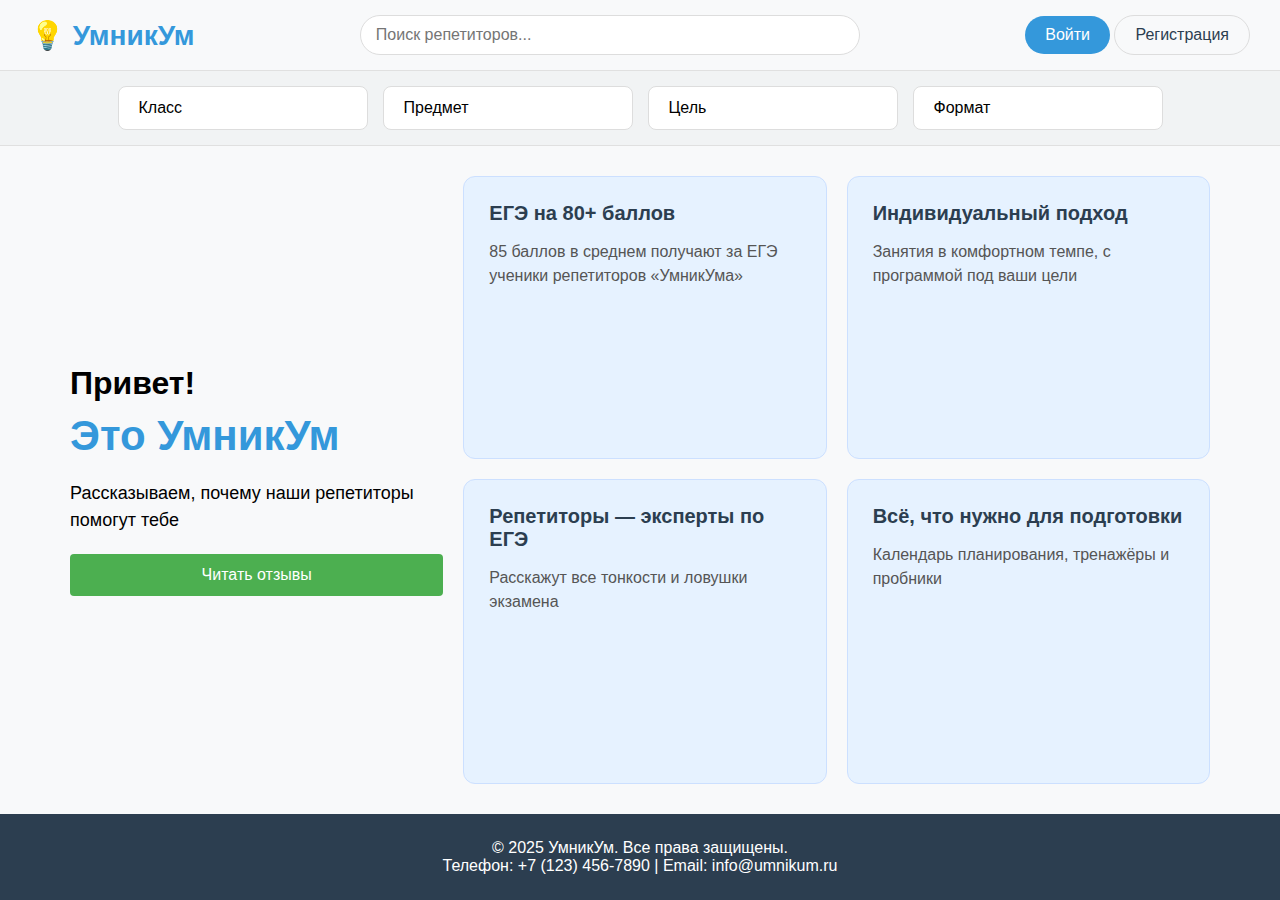
<file: index.html>
<!DOCTYPE html>
<html lang="ru">
<head>
    <script>
  if ('serviceWorker' in navigator) {
    window.addEventListener('load', () => {
      navigator.serviceWorker.register('/service-worker.js');
    });
  }
</script>
    <link rel="manifest" href="manifest.json">

    <meta charset="UTF-8">
    <meta name="viewport" content="width=device-width, initial-scale=1.0">
    <title>УмникУм - Поиск репетиторов</title>
    <link rel="stylesheet" href="style.css">
</head>
<body>
    <div class="top-header">
        <a href="index.html" class="logo">💡 УмникУм</a>
        <div class="search-box">
            <input type="text" placeholder="Поиск репетиторов...">
        </div>
        <div class="auth-buttons">
            <button class="login-btn" onclick="window.location.href='login.html'">Войти</button>
            <button class="register-btn" onclick="window.location.href='register_student.html'">Регистрация</button>
        </div>
    </div>
    
    <div class="filters-container">
        <div class="filters">
            <div class="filter-dropdown">
                <button class="filter-btn">Класс</button>
                <div class="dropdown-content">
                    <a href="teachers.html">1-4 класс</a>
                    <a href="teachers.html">5-9 класс</a>
                    <a href="teachers.html">10-11 класс</a>
                    <a href="teachers.html">Студент</a>
                </div>
            </div>
            <div class="filter-dropdown">
                <button class="filter-btn">Предмет</button>
                <div class="dropdown-content">
                    <a href="teachers.html">Математика</a>
                    <a href="teachers.html">Русский язык</a>
                    <a href="teachers.html">Физика</a>
                    <a href="teachers.html">Химия</a>
                </div>
            </div>
            <div class="filter-dropdown">
                <button class="filter-btn">Цель</button>
                <div class="dropdown-content">
                    <a href="teachers.html">Подготовиться к ЕГЭ</a>
                    <a href="teachers.html">Подготовиться к ОГЭ</a>
                    <a href="teachers.html">Улучшить оценки</a>
                </div>
            </div>
            <div class="filter-dropdown">
                <button class="filter-btn">Формат</button>
                <div class="dropdown-content">
                    <a href="teachers.html">Онлайн</a>
                    <a href="teachers.html">Оффлайн</a>
                    <a href="teachers.html">Курсы</a>
                </div>
            </div>
        </div>
    </div>
    
    <div class="index-content">
        <div class="welcome-section">
            <h2>Привет!</h2>
            <h1>Это УмникУм</h1>
            <p>Рассказываем, почему наши репетиторы помогут тебе</p>
            <button class="reviews-btn" onclick="window.location.href='reviews.html'">Читать отзывы</button>
        </div>
        
        <div class="features-grid">
            <div class="feature-card">
                <h3>ЕГЭ на 80+ баллов</h3>
                <p>85 баллов в среднем получают за ЕГЭ ученики репетиторов «УмникУма»</p>
            </div>
            <div class="feature-card">
                <h3>Индивидуальный подход</h3>
                <p>Занятия в комфортном темпе, с программой под ваши цели</p>
            </div>
            <div class="feature-card">
                <h3>Репетиторы — эксперты по ЕГЭ</h3>
                <p>Расскажут все тонкости и ловушки экзамена</p>
            </div>
            <div class="feature-card">
                <h3>Всё, что нужно для подготовки</h3>
                <p>Календарь планирования, тренажёры и пробники</p>
            </div>
        </div>
    </div>
    
    <footer>
        <p>© 2025 УмникУм. Все права защищены.</p>
        <p>Телефон: +7 (123) 456-7890 | Email: info@umnikum.ru</p>
    </footer>
</body>
</html>
</file>
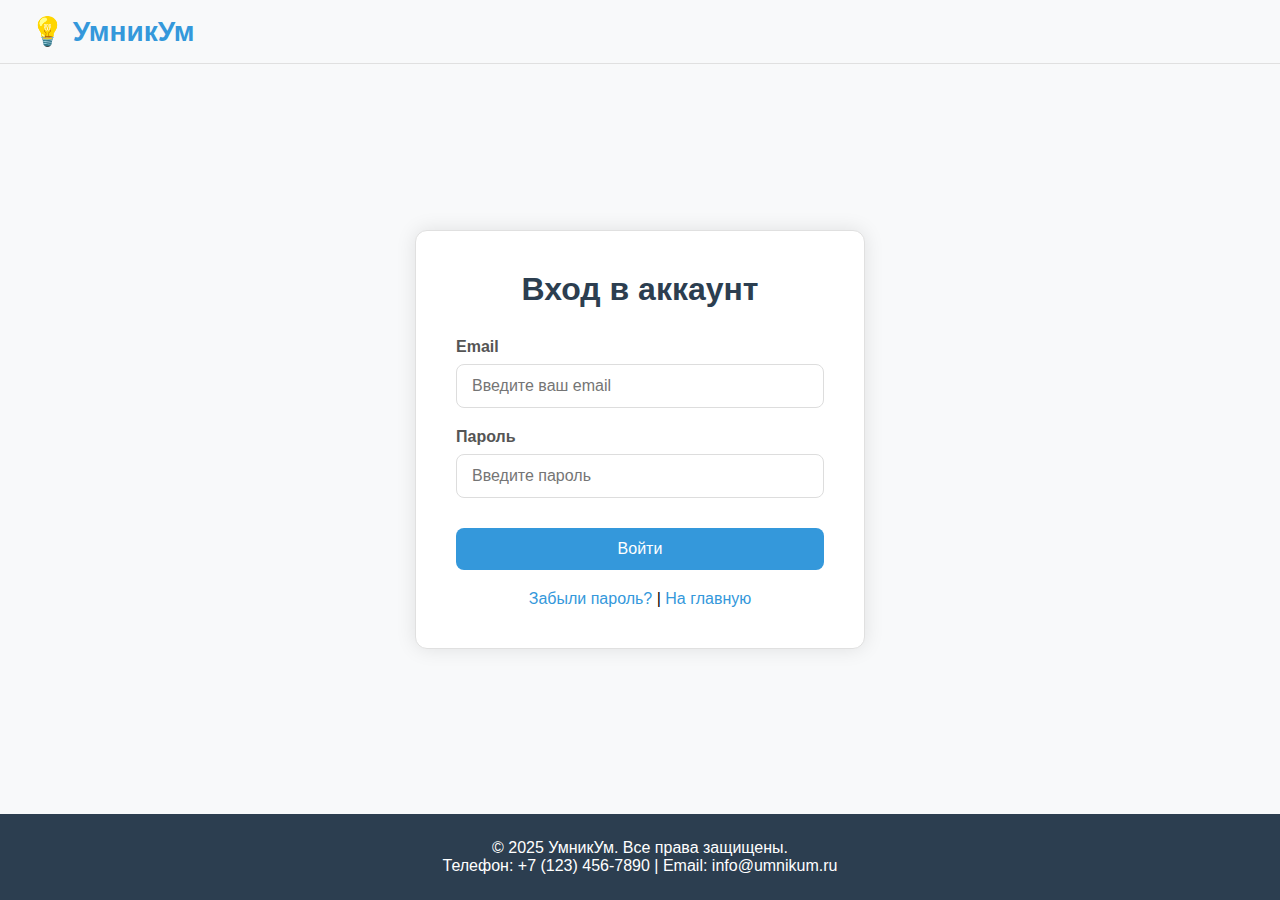
<file: login.html>
<!DOCTYPE html>
<html lang="ru">
<head>
    <link rel="manifest" href="manifest.json">

    <meta charset="UTF-8">
    <meta name="viewport" content="width=device-width, initial-scale=1.0">
    <title>УмникУм - Вход</title>
    <link rel="stylesheet" href="style.css">
</head>
<body>
    <div class="top-header">
        <a href="index.html" class="logo">💡 УмникУм</a>
    </div>
    
    <div class="login-container">
        <div class="login-box">
            <h1>Вход в аккаунт</h1>
            
            <div class="form-group">
                <label for="email">Email</label>
                <input type="email" id="email" placeholder="Введите ваш email">
            </div>
            
            <div class="form-group">
                <label for="password">Пароль</label>
                <input type="password" id="password" placeholder="Введите пароль">
            </div>
            
            <button class="login-submit">Войти</button>
            
            <div class="login-links">
                <a href="#">Забыли пароль?</a>
                <span> | </span>
                <a href="index.html">На главную</a>
            </div>
        </div>
    </div>
    
    <footer>
        <p>© 2025 УмникУм. Все права защищены.</p>
        <p>Телефон: +7 (123) 456-7890 | Email: info@umnikum.ru</p>
    </footer>
</body>
</html>
</file>
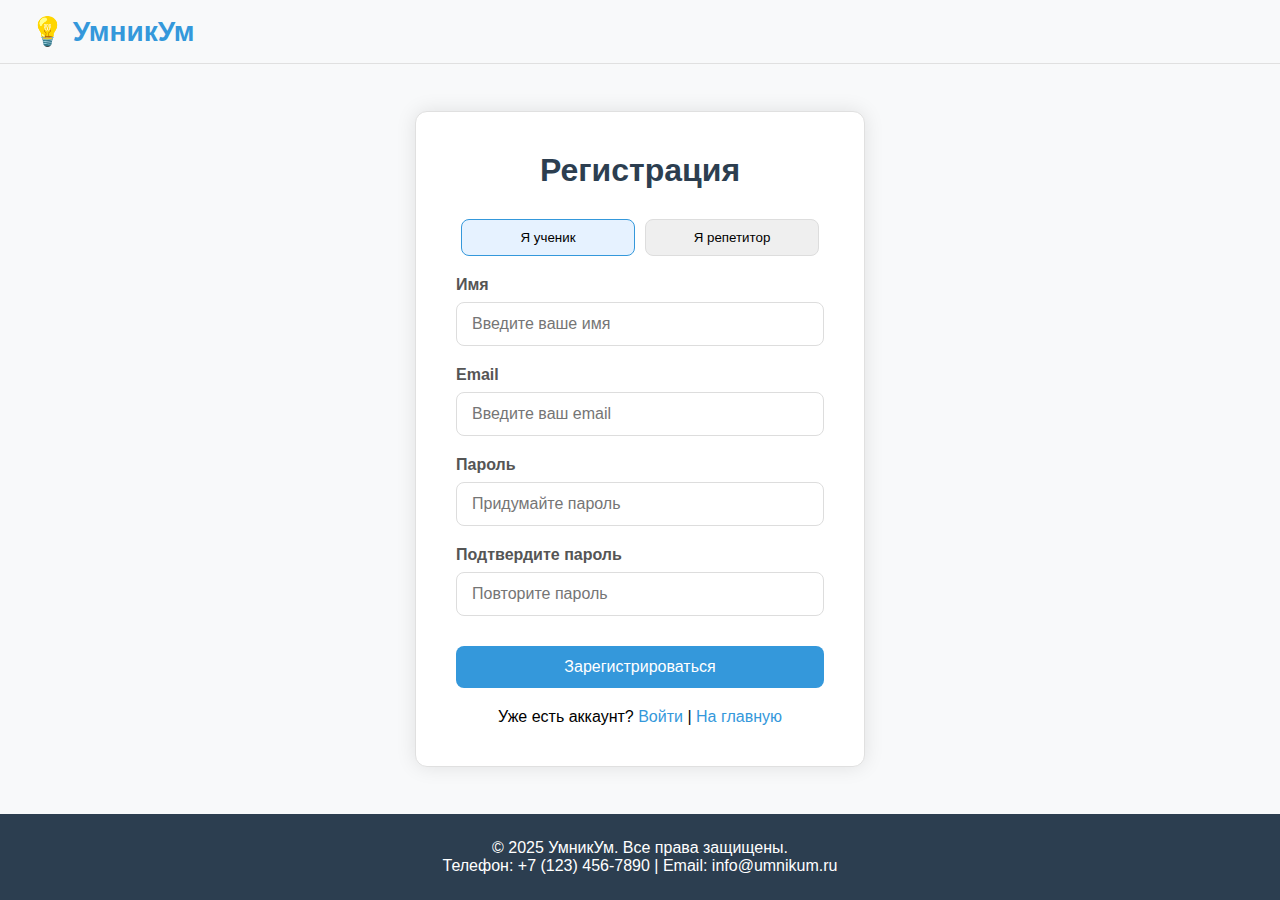
<file: register_student.html>
<!DOCTYPE html>
<html lang="ru">
<head>
    <link rel="manifest" href="manifest.json">

    <meta charset="UTF-8">
    <meta name="viewport" content="width=device-width, initial-scale=1.0">
    <title>УмникУм - Регистрация</title>
    <link rel="stylesheet" href="style.css">
</head>
<body>
    <div class="top-header">
        <a href="index.html" class="logo">💡 УмникУм</a>
    </div>
    
    <div class="register-container">
        <div class="register-box">
            <h1>Регистрация</h1>
            
            <div class="user-type">
                <button class="user-type-option active">Я ученик</button>
                <button class="user-type-option" onclick="window.location.href='register_teacher.html'">Я репетитор</button>
            </div>
            
            <div class="form-group">
                <label for="name">Имя</label>
                <input type="text" id="name" placeholder="Введите ваше имя">
            </div>
            
            <div class="form-group">
                <label for="email">Email</label>
                <input type="email" id="email" placeholder="Введите ваш email">
            </div>
            
            <div class="form-group">
                <label for="password">Пароль</label>
                <input type="password" id="password" placeholder="Придумайте пароль">
            </div>
            
            <div class="form-group">
                <label for="confirm-password">Подтвердите пароль</label>
                <input type="password" id="confirm-password" placeholder="Повторите пароль">
            </div>
            
            <button class="register-submit">Зарегистрироваться</button>
            
            <div class="register-links">
                Уже есть аккаунт? <a href="login.html">Войти</a>
                <span> | </span>
                <a href="index.html">На главную</a>
            </div>
        </div>
    </div>
    
    <footer>
        <p>© 2025 УмникУм. Все права защищены.</p>
        <p>Телефон: +7 (123) 456-7890 | Email: info@umnikum.ru</p>
    </footer>
</body>
</html>
</file>
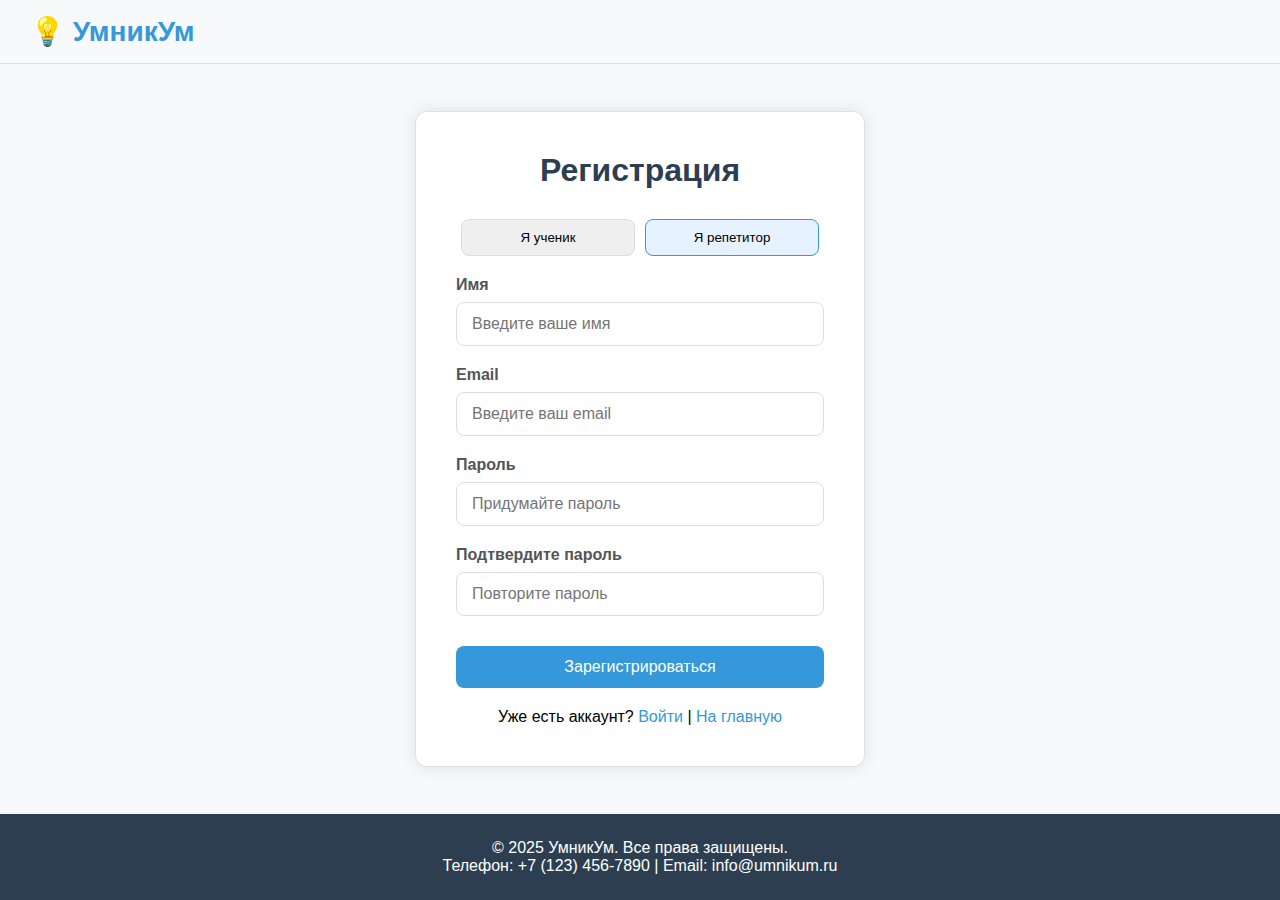
<file: register_teacher.html>
<!DOCTYPE html>
<html lang="ru">
<head>
    <link rel="manifest" href="manifest.json">

    <meta charset="UTF-8">
    <meta name="viewport" content="width=device-width, initial-scale=1.0">
    <title>УмникУм - Регистрация</title>
    <link rel="stylesheet" href="style.css">
</head>
<body>
    <div class="top-header">
        <a href="index.html" class="logo">💡 УмникУм</a>
    </div>
    
    <div class="register-container">
        <div class="register-box">
            <h1>Регистрация</h1>
            
            <div class="user-type">
                <button class="user-type-option" onclick="window.location.href='register_student.html'">Я ученик</button>
                <button class="user-type-option active">Я репетитор</button>
            </div>
            
            <div class="form-group">
                <label for="name">Имя</label>
                <input type="text" id="name" placeholder="Введите ваше имя">
            </div>
            
            <div class="form-group">
                <label for="email">Email</label>
                <input type="email" id="email" placeholder="Введите ваш email">
            </div>
            
            <div class="form-group">
                <label for="password">Пароль</label>
                <input type="password" id="password" placeholder="Придумайте пароль">
            </div>
            
            <div class="form-group">
                <label for="confirm-password">Подтвердите пароль</label>
                <input type="password" id="confirm-password" placeholder="Повторите пароль">
            </div>
            
            <button class="register-submit">Зарегистрироваться</button>
            
            <div class="register-links">
                Уже есть аккаунт? <a href="login.html">Войти</a>
                <span> | </span>
                <a href="index.html">На главную</a>
            </div>
        </div>
    </div>
    
    <footer>
        <p>© 2025 УмникУм. Все права защищены.</p>
        <p>Телефон: +7 (123) 456-7890 | Email: info@umnikum.ru</p>
    </footer>
</body>
</html>
</file>
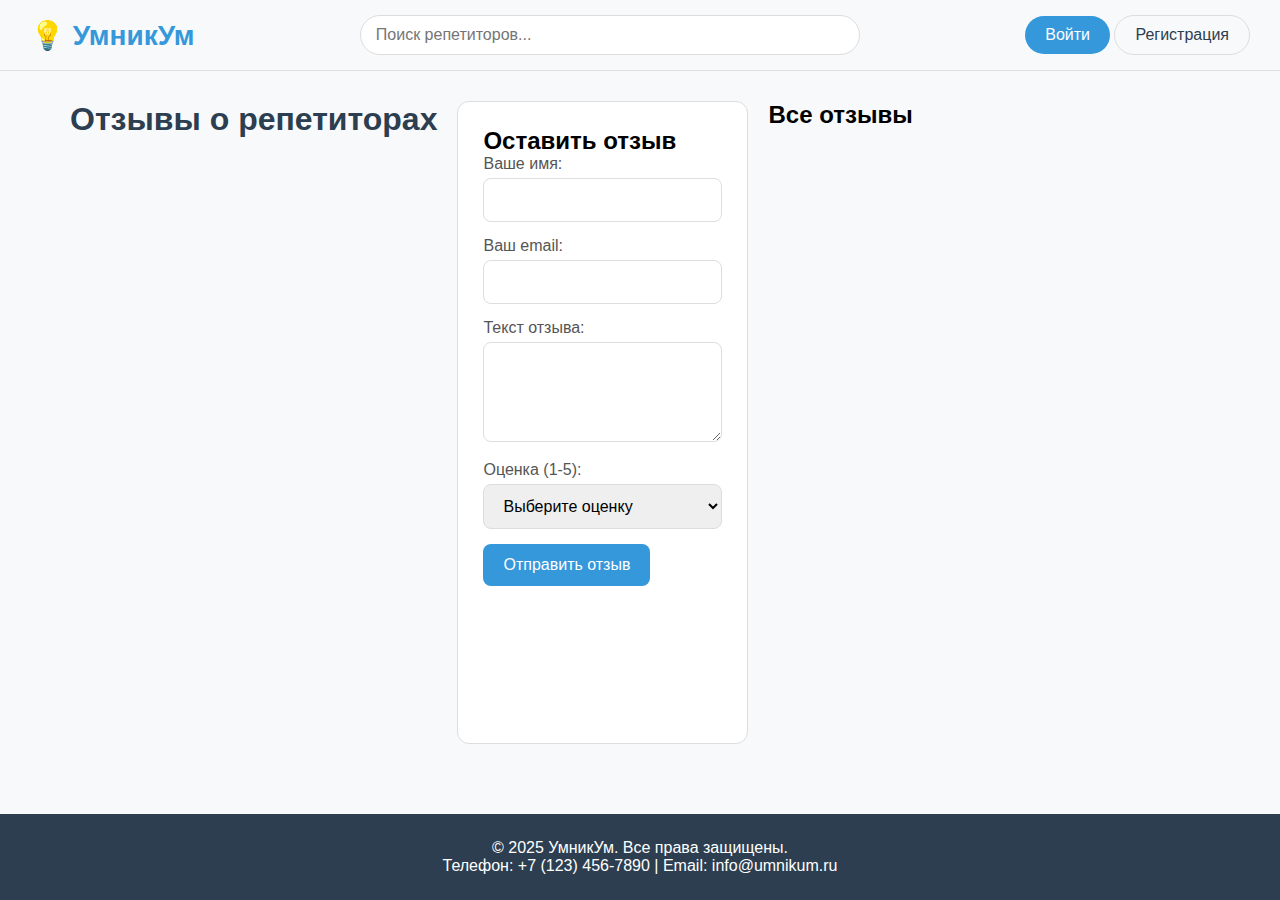
<file: reviews.html>
<!DOCTYPE html>
<html lang="ru">
<head>
    <link rel="manifest" href="manifest.json">

    <meta charset="UTF-8">
    <meta name="viewport" content="width=device-width, initial-scale=1.0">
    <title>УмникУм - Отзывы</title>
    <link rel="stylesheet" href="style.css">
</head>
<body>
    <!-- Шапка -->
    <div class="top-header">
        <a href="index.html" class="logo">💡 УмникУм</a>
        <div class="search-box">
            <input type="text" placeholder="Поиск репетиторов...">
        </div>
        <div class="auth-buttons">
            <button class="login-btn" onclick="window.location.href='login.html'">Войти</button>
            <button class="register-btn" onclick="window.location.href='register_student.html'">Регистрация</button>
        </div>
    </div>
    
    <!-- Основной контент -->
    <div class="index-content">
        <h1 class="page-title">Отзывы о репетиторах</h1>
        
        <!-- Форма для добавления отзыва -->
        <div class="review-form">
            <h2>Оставить отзыв</h2>
            
            <form method="POST">
                <div class="form-group">
                    <label for="name">Ваше имя:</label>
                    <input type="text" id="name" name="name" required value="">
                </div>
                
                <div class="form-group">
                    <label for="email">Ваш email:</label>
                    <input type="email" id="email" name="email" required value="">
                </div>
                
                <div class="form-group">
                    <label for="message">Текст отзыва:</label>
                    <textarea id="message" name="message" required></textarea>
                </div>
                
                <div class="form-group">
                    <label for="rate">Оценка (1-5):</label>
                    <select id="rate" name="rate" required>
                        <option value="">Выберите оценку</option>
                        <option value="5" >5 - Отлично</option>
                        <option value="4" >4 - Хорошо</option>
                        <option value="3" >3 - Удовлетворительно</option>
                        <option value="2" >2 - Плохо</option>
                        <option value="1" >1 - Очень плохо</option>
                    </select>
                </div>
                
                <button type="submit" class="submit-btn">Отправить отзыв</button>
            </form>
        </div>
        
        <!-- Список отзывов -->
        <div class="reviews-container">
            <h2>Все отзывы</h2>
            
        </div>
    </div>
    
    <!-- Подвал -->
    <footer>
        <p>© 2025 УмникУм. Все права защищены.</p>
        <p>Телефон: +7 (123) 456-7890 | Email: info@umnikum.ru</p>
    </footer>

</body>
</html>
</file>
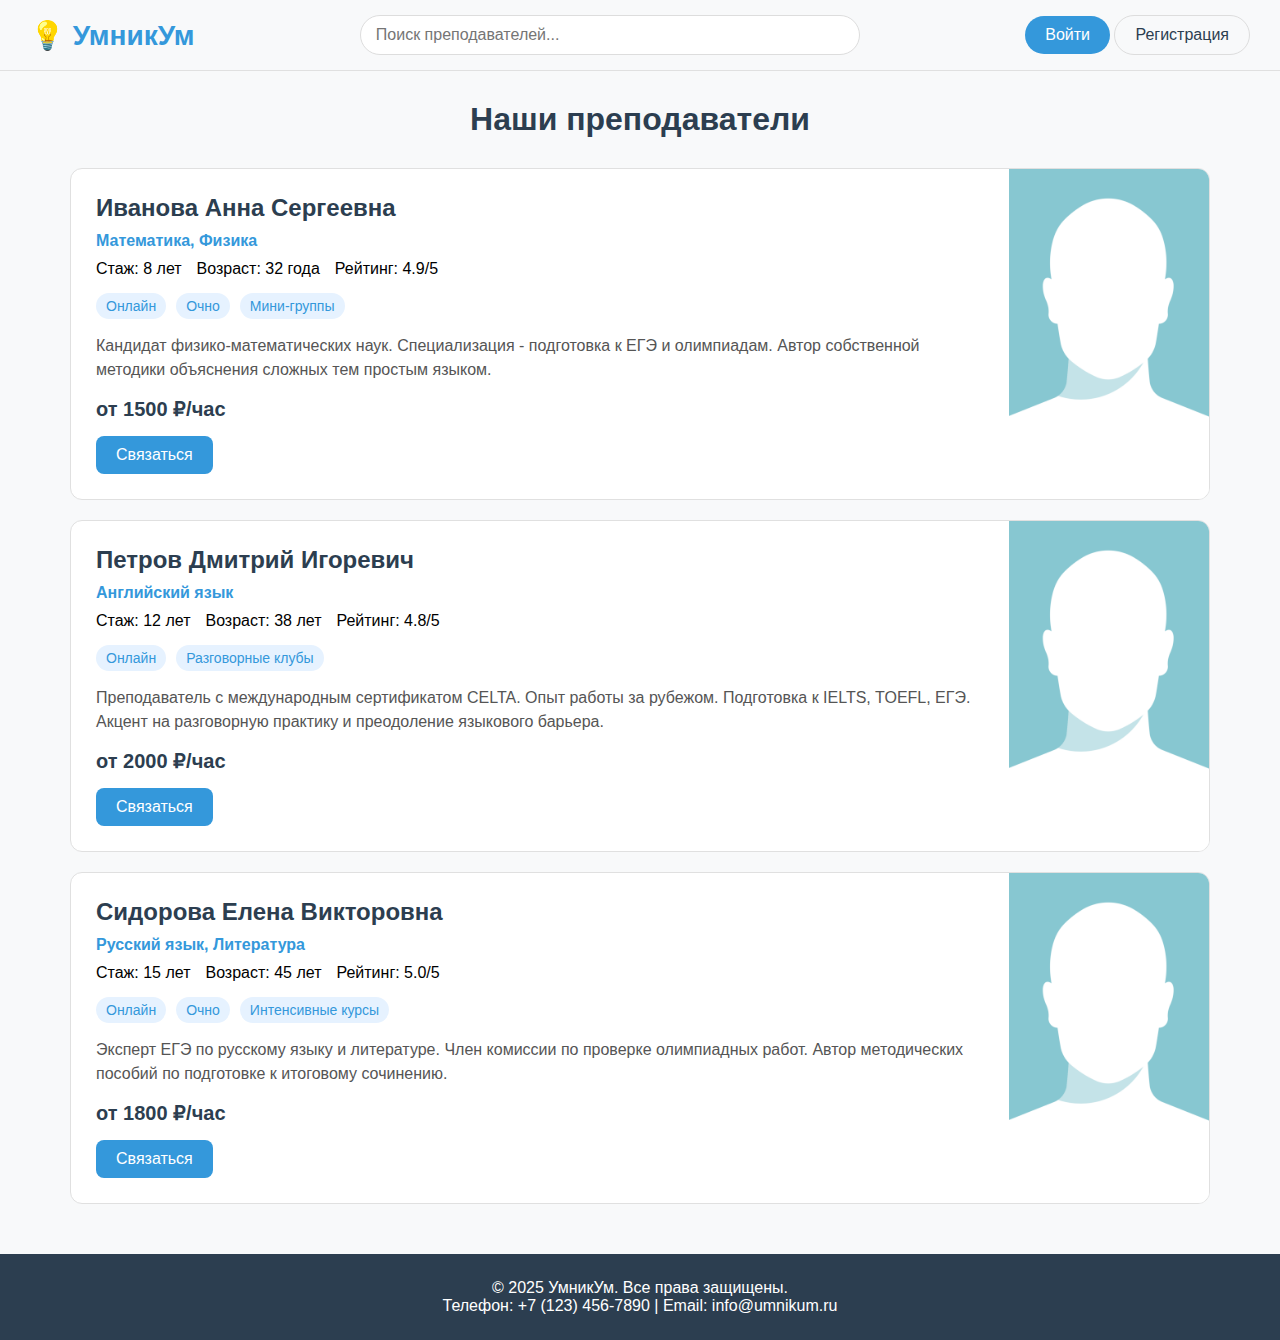
<file: teachers.html>
<!DOCTYPE html>
<html lang="ru">
<head>
    <link rel="manifest" href="manifest.json">

    <meta charset="UTF-8">
    <meta name="viewport" content="width=device-width, initial-scale=1.0">
    <title>УмникУм - Наши преподаватели</title>
    <link rel="stylesheet" href="style.css">
</head>
<body>
    <div class="top-header">
        <a href="index.html" class="logo">💡 УмникУм</a>
        <div class="search-box">
            <input type="text" placeholder="Поиск преподавателей...">
        </div>
        <div class="auth-buttons">
            <button class="login-btn" onclick="window.location.href='login.html'">Войти</button>
            <button class="register-btn" onclick="window.location.href='register_student.html'">Регистрация</button>
        </div>
    </div>
    
    <div class="teachers-container">
        <h1 class="page-title">Наши преподаватели</h1>
        
        <!-- Преподаватель 1 -->
        <div class="teacher-card">
            <div class="teacher-info">
                <div class="teacher-name">Иванова Анна Сергеевна</div>
                <div class="teacher-subjects">Математика, Физика</div>
                
                <div class="teacher-details">
                    <div class="detail-item">
                        Стаж: 8 лет
                    </div>
                    <div class="detail-item">
                        Возраст: 32 года
                    </div>
                    <div class="detail-item">
                        Рейтинг: 4.9/5
                    </div>
                </div>
                
                <div class="teacher-formats">
                    <span class="format-tag">Онлайн</span>
                    <span class="format-tag">Очно</span>
                    <span class="format-tag">Мини-группы</span>
                </div>
                
                <div class="teacher-description">
                    Кандидат физико-математических наук. Специализация - подготовка к ЕГЭ и олимпиадам. Автор собственной методики объяснения сложных тем простым языком.
                </div>
                
                <div class="teacher-price">от 1500 ₽/час</div>
                <button class="contact-btn">Связаться</button>
            </div>
            <div class="teacher-photo">
                <img src="avatar.png" alt="Фото преподавателя">
            </div>
        </div>
        
        <!-- Преподаватель 2 -->
        <div class="teacher-card">
            <div class="teacher-info">
                <div class="teacher-name">Петров Дмитрий Игоревич</div>
                <div class="teacher-subjects">Английский язык</div>
                
                <div class="teacher-details">
                    <div class="detail-item">
                        Стаж: 12 лет
                    </div>
                    <div class="detail-item">
                        Возраст: 38 лет
                    </div>
                    <div class="detail-item">
                        Рейтинг: 4.8/5
                    </div>
                </div>
                
                <div class="teacher-formats">
                    <span class="format-tag">Онлайн</span>
                    <span class="format-tag">Разговорные клубы</span>
                </div>
                
                <div class="teacher-description">
                    Преподаватель с международным сертификатом CELTA. Опыт работы за рубежом. Подготовка к IELTS, TOEFL, ЕГЭ. Акцент на разговорную практику и преодоление языкового барьера.
                </div>
                
                <div class="teacher-price">от 2000 ₽/час</div>
                <button class="contact-btn">Связаться</button>
            </div>
            <div class="teacher-photo">
                <img src="avatar.png" alt="Фото преподавателя">
            </div>
        </div>
        
        <!-- Преподаватель 3 -->
        <div class="teacher-card">
            <div class="teacher-info">
                <div class="teacher-name">Сидорова Елена Викторовна</div>
                <div class="teacher-subjects">Русский язык, Литература</div>
                
                <div class="teacher-details">
                    <div class="detail-item">
                        Стаж: 15 лет
                    </div>
                    <div class="detail-item">
                        Возраст: 45 лет
                    </div>
                    <div class="detail-item">
                        Рейтинг: 5.0/5
                    </div>
                </div>
                
                <div class="teacher-formats">
                    <span class="format-tag">Онлайн</span>
                    <span class="format-tag">Очно</span>
                    <span class="format-tag">Интенсивные курсы</span>
                </div>
                
                <div class="teacher-description">
                    Эксперт ЕГЭ по русскому языку и литературе. Член комиссии по проверке олимпиадных работ. Автор методических пособий по подготовке к итоговому сочинению.
                </div>
                
                <div class="teacher-price">от 1800 ₽/час</div>
                <button class="contact-btn">Связаться</button>
            </div>
            <div class="teacher-photo">
                <img src="avatar.png" alt="Фото преподавателя">
            </div>
        </div>
    </div>
    
    <footer>
        <p>© 2025 УмникУм. Все права защищены.</p>
        <p>Телефон: +7 (123) 456-7890 | Email: info@umnikum.ru</p>
    </footer>
</body>
</html>
</file>
<file: style.css>
/* === Базовые стили === */
* {
    margin: 0;
    padding: 0;
    box-sizing: border-box;
    font-family: Arial, sans-serif;
}

body {
    display: flex;
    flex-direction: column;
    min-height: 100vh;
    background: #f8f9fa;
}

/* === Шапка === */
.top-header {
    display: flex;
    justify-content: space-between;
    align-items: center;
    padding: 15px 30px;
    background: #f8f9fa;
    border-bottom: 1px solid #e0e0e0;
}

.logo {
    font-size: 28px;
    font-weight: bold;
    color: #3498db;
    text-decoration: none;
}

/* === Поиск === */
.search-box {
    flex-grow: 1;
    max-width: 500px;
}

.search-box input {
    width: 100%;
    padding: 10px 15px;
    border: 1px solid #ddd;
    border-radius: 25px;
    font-size: 16px;
}

/* === Кнопки входа/регистрации === */
.auth-buttons button {
    padding: 10px 20px;
    border: none;
    border-radius: 25px;
    cursor: pointer;
    font-size: 16px;
}

.login-btn {
    background: #3498db;
    color: white;
}

.register-btn {
    background: #f8f9fa;
    color: #2c3e50;
    border: 1px solid #ddd !important;
}

/* === Фильтры === */
.filters-container {
    padding: 15px 30px;
    background: #f1f3f4;
    border-bottom: 1px solid #e0e0e0;
}

.filters {
    display: flex;
    gap: 15px;
    justify-content: center;
}

.filter-dropdown {
    position: relative;
    flex-grow: 1;
    max-width: 250px;
}

.filter-btn {
    padding: 12px 20px;
    background: white;
    border: 1px solid #ddd;
    border-radius: 8px;
    cursor: pointer;
    width: 100%;
    text-align: left;
    font-size: 16px;
    position: relative;
}

.dropdown-content {
    display: none;
    position: absolute;
    background: white;
    width: 100%;
    box-shadow: 0 8px 16px rgba(0,0,0,0.1);
    z-index: 1;
    border-radius: 8px;
    padding: 10px 0;
    max-height: 400px;
    overflow-y: auto;
}

.dropdown-content a {
    color: #333;
    padding: 12px 20px;
    text-decoration: none;
    display: block;
}

.filter-dropdown:hover .dropdown-content {
    display: block;
}

/* === Главный контент === */
.index-content {
    flex: 1;
    padding: 30px;
    max-width: 1200px;
    margin: 0 auto;
    width: 100%;
    display: flex;
    gap: 20px;
}

.welcome-section {
    flex: 1;
    display: flex;
    flex-direction: column;
    justify-content: center;
}

.welcome-section h2 {
    font-size: 32px;
    margin-bottom: 10px;
}

.welcome-section h1 {
    font-size: 42px;
    font-weight: bold;
    color: #3498db;
    margin-bottom: 20px;
}

.welcome-section p {
    font-size: 18px;
    line-height: 1.5;
}

/* === Блок с преимуществами === */
.features-grid {
    flex: 2;
    display: grid;
    grid-template-columns: repeat(2, 1fr);
    gap: 20px;
}

.feature-card {
    background: #e6f2ff;
    border: 1px solid #cce0ff;
    border-radius: 12px;
    padding: 25px;
}

.feature-card h3 {
    font-size: 20px;
    font-weight: bold;
    margin-bottom: 15px;
    color: #2c3e50;
}

.feature-card p {
    font-size: 16px;
    line-height: 1.5;
    color: #555;
}

/* === Карточки преподавателей === */
.teachers-container {
    flex: 1;
    padding: 30px;
    max-width: 1200px;
    margin: 0 auto;
    width: 100%;
}

.teacher-card {
    display: flex;
    background: white;
    border-radius: 12px;
    margin-bottom: 20px;
    overflow: hidden;
    border: 1px solid #e0e0e0;
}

.teacher-photo {
    flex: 1;
    max-width: 200px;
    background: #f1f3f4;
    display: flex;
    align-items: center;
    justify-content: center;
    overflow: hidden;
}

.teacher-photo img {
    width: 100%;
    height: 100%;
    object-fit: cover;
}

.teacher-info {
    flex: 3;
    padding: 25px;
}

.teacher-name {
    font-size: 24px;
    font-weight: bold;
    color: #2c3e50;
    margin-bottom: 10px;
}

.teacher-subjects {
    color: #3498db;
    font-weight: bold;
    margin-bottom: 10px;
}

.teacher-details {
    display: flex;
    flex-wrap: wrap;
    gap: 15px;
    margin-bottom: 15px;
}

.detail-item {
    display: flex;
    align-items: center;
}

.detail-item i {
    margin-right: 5px;
    color: #7f8c8d;
}

.teacher-formats {
    display: flex;
    flex-wrap: wrap;
    gap: 10px;
    margin-bottom: 15px;
}

.format-tag {
    background: #e6f2ff;
    color: #3498db;
    padding: 5px 10px;
    border-radius: 15px;
    font-size: 14px;
}

.teacher-description {
    color: #555;
    line-height: 1.5;
    margin-bottom: 15px;
}

.teacher-price {
    font-size: 20px;
    font-weight: bold;
    color: #2c3e50;
}

.contact-btn {
    padding: 10px 20px;
    background: #3498db;
    color: white;
    border: none;
    border-radius: 8px;
    cursor: pointer;
    font-size: 16px;
    margin-top: 15px;
}

/* === Страница регистрации === */
.register-container {
    display: flex;
    justify-content: center;
    align-items: center;
    flex: 1;
    padding: 40px 20px;
}

.register-box {
    background: white;
    padding: 40px;
    border-radius: 12px;
    box-shadow: 0 0 20px rgba(0,0,0,0.1);
    width: 100%;
    max-width: 450px;
    border: 1px solid #e0e0e0;
}

.register-box h1 {
    text-align: center;
    margin-bottom: 30px;
    color: #2c3e50;
    font-size: 32px;
}

.form-group {
    margin-bottom: 20px;
}

.form-group label {
    display: block;
    margin-bottom: 8px;
    font-weight: bold;
    color: #555;
}

.form-group input {
    width: 100%;
    padding: 12px 15px;
    border: 1px solid #ddd;
    border-radius: 8px;
    font-size: 16px;
}

.register-submit, .login-submit {
    width: 100%;
    padding: 12px;
    background: #3498db;
    color: white;
    border: none;
    border-radius: 8px;
    font-size: 16px;
    cursor: pointer;
    margin-top: 10px;
}

.register-links, .login-links {
    text-align: center;
    margin-top: 20px;
}

.register-links a, .login-links a {
    color: #3498db;
    text-decoration: none;
}

.user-type a {
    color: #000;
    text-decoration: none;
}

.user-type {
    display: flex;
    justify-content: space-between;
    margin-bottom: 20px;
}

.user-type-option {
    flex: 1;
    text-align: center;
    padding: 10px;
    border: 1px solid #ddd;
    border-radius: 8px;
    margin: 0 5px;
    cursor: pointer;
}

.user-type-option.active {
    background: #e6f2ff;
    border-color: #3498db;
}

/* === Страница входа === */
.login-container {
    display: flex;
    justify-content: center;
    align-items: center;
    flex: 1;
    padding: 40px 20px;
}

.login-box {
    background: white;
    padding: 40px;
    border-radius: 12px;
    box-shadow: 0 0 20px rgba(0,0,0,0.1);
    width: 100%;
    max-width: 450px;
    border: 1px solid #e0e0e0;
}

.login-box h1 {
    text-align: center;
    margin-bottom: 30px;
    color: #2c3e50;
    font-size: 32px;
}

/* === Заголовок страницы === */
.page-title {
    font-size: 32px;
    color: #2c3e50;
    margin-bottom: 30px;
    text-align: center;
}

/* === Подвал === */
footer {
    background: #2c3e50;
    color: white;
    text-align: center;
    padding: 25px;
    margin-top: auto;
}


/* ==================== */
/* СТИЛИ ДЛЯ ОТЗЫВОВ */
/* ==================== */

.reviews-container {
    display: flex;
    flex-direction: column;
    gap: 20px;
    margin-bottom: 40px;
}

.review-card {
    background: white;
    border: 1px solid #e0e0e0;
    border-radius: 12px;
    padding: 20px;
    box-shadow: 0 2px 6px rgba(0,0,0,0.03);
}

.review-card h3 {
    color: #2c3e50;
    font-size: 20px;
    margin-bottom: 10px;
}

.review-text {
    color: #555;
    font-size: 16px;
    line-height: 1.5;
}

.review-header {
    display: flex;
    justify-content: space-between;
    align-items: center;
    margin-bottom: 10px;
}

.review-rating {
    font-size: 18px;
    color: #f1c40f;
    font-weight: bold;
}

.review-date {
    font-size: 14px;
    color: #7f8c8d;
}

.review-meta {
    display: flex;
    justify-content: space-between;
    margin-bottom: 15px;
    font-size: 14px;
    color: #7f8c8d;
}

.review-name {
    font-size: 20px;
    font-weight: bold;
    color: #2c3e50;
}

.review-email {
    color: #3498db;
    font-size: 14px;
}

/* Форма отзыва */
.leave-review {
    background: #f1f3f4;
    padding: 30px;
    border-radius: 12px;
}

.leave-review h2 {
    font-size: 24px;
    color: #2c3e50;
    margin-bottom: 20px;
}

.review-form {
    background: #fff;
    padding: 25px;
    border-radius: 12px;
    border: 1px solid #ddd;
    margin-bottom: 40px;
}

.review-form .form-group {
    margin-bottom: 15px;
}

.review-form label {
    display: block;
    font-weight: 500;
    margin-bottom: 5px;
    color: #555;
}

.review-form input,
.review-form textarea,
.review-form select {
    width: 100%;
    padding: 12px 15px;
    border: 1px solid #ddd;
    border-radius: 8px;
    font-size: 16px;
}

.review-form textarea {
    resize: vertical;
    min-height: 100px;
}

.review-form button[type="submit"] {
    padding: 12px 20px;
    background: #3498db;
    color: white;
    border: none;
    border-radius: 8px;
    font-size: 16px;
    cursor: pointer;
    transition: background 0.3s;
}

.review-form button[type="submit"]:hover {
    background: #2980b9;
}

/* Сообщения об ошибках/успехе */
.review-message {
    padding: 12px 15px;
    border-radius: 8px;
    margin-bottom: 20px;
    font-size: 16px;
}

.review-message.error {
    background-color: #fdecea;
    color: #e74c3c;
    border-left: 4px solid #e74c3c;
}

.review-message.success {
    background-color: #e8f5e9;
    color: #27ae60;
    border-left: 4px solid #27ae60;
}

/* Адаптивность для отзывов */
@media (max-width: 768px) {
    .review-header {
        flex-direction: column;
        align-items: flex-start;
        gap: 10px;
    }
    
    .review-meta {
        flex-direction: column;
        gap: 5px;
    }
    
    .review-form {
        padding: 20px 15px;
    }
}

.reviews-btn {
    padding: 12px 24px;
    background-color: #4CAF50;
    color: white;
    border: none;
    border-radius: 4px;
    font-size: 16px;
    cursor: pointer;
    margin-top: 20px;
    transition: background-color 0.3s;
}

.reviews-btn:hover {
    background-color: #45a049;
}
</file>
